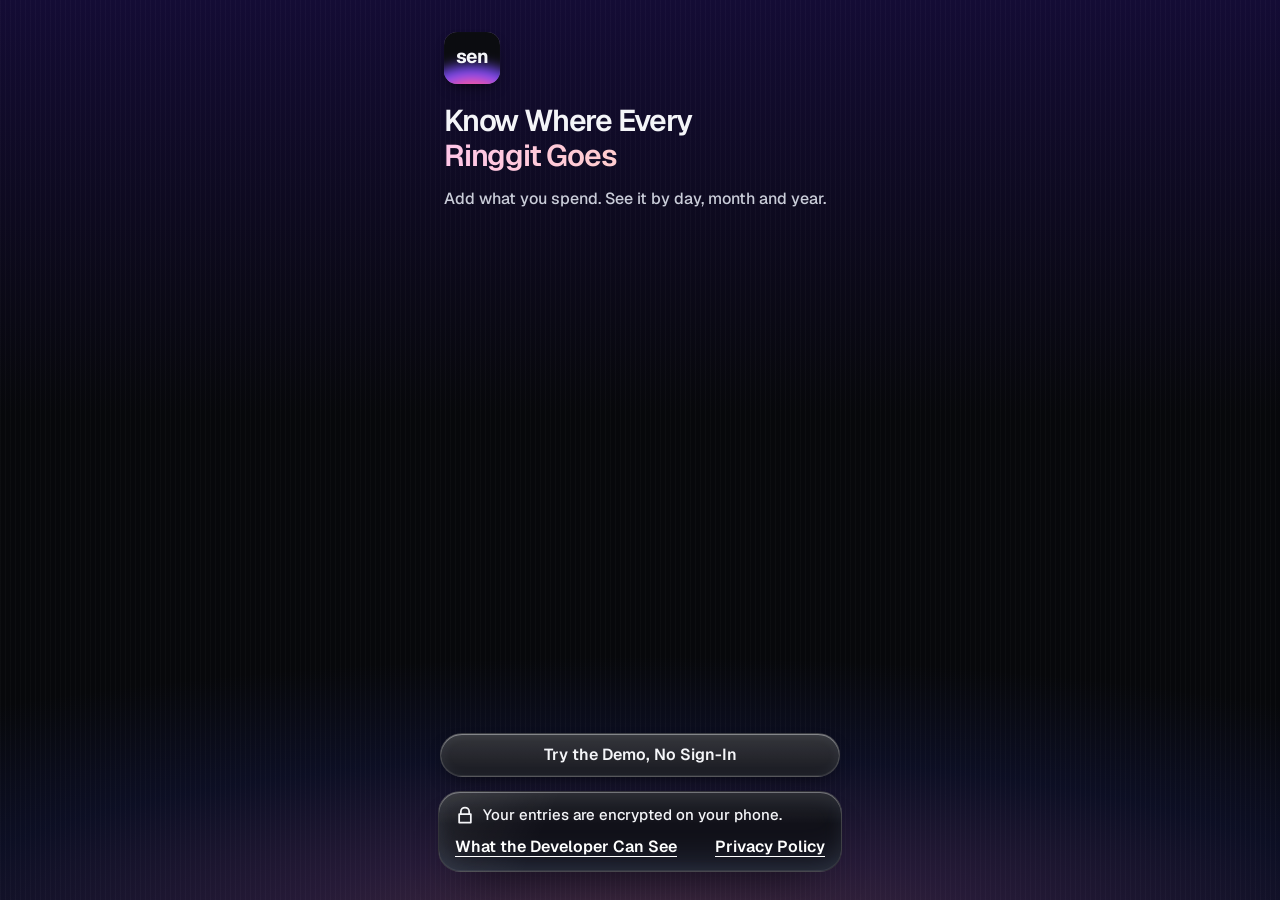
<file: index.html>
<!doctype html>
<html lang="en-MY">
<head>
  <meta charset="utf-8">
  <meta name="viewport" content="width=device-width, initial-scale=1, viewport-fit=cover">
  <title>Sen Tracker</title>
  <meta name="description" content="Know where every ringgit goes, in plain words.">
  <link rel="preload" href="fonts/Geist-latin.woff2" as="font" type="font/woff2" crossorigin>
  <link rel="stylesheet" href="style.css">

  <!-- Installable app: name, icons and colours for phones. -->
  <link rel="manifest" href="manifest.json">
  <link rel="icon" href="icons/icon-192.png?v=9">
  <link rel="apple-touch-icon" href="icons/apple-touch-icon.png?v=9">
  <meta name="apple-mobile-web-app-title" content="Sen Tracker">
  <meta name="theme-color" content="#07080b">

  <!-- "defer" runs the scripts in this order after the page is parsed:
       Google's sign-in library, our settings, the encryption, the PDF
       statement maker, the app, then the passphrase screens. The app starts
       once they have all loaded. -->
  <script src="https://accounts.google.com/gsi/client" defer></script>
  <script src="config.js" defer></script>
  <script src="crypto.js" defer></script>
  <script src="statement.js" defer></script>
  <script src="app.js" defer></script>
  <script src="passphrase.js" defer></script>
</head>
<body data-wash="signin">

  <!-- The coloured wash behind every screen. app.js sets body[data-wash]. -->
  <div class="mesh" aria-hidden="true"></div>

  <!-- ================= Sign In ================= -->
  <main id="signin-screen" class="signin" hidden>
    <span class="mark" aria-hidden="true">sen</span>
    <h1 class="title">Know Where Every <span class="sub">Ringgit Goes</span></h1>
    <p class="lede">Add what you spend. See it by day, month and year.</p>
    <div class="spacer"></div>

    <div id="signin-message" class="notice" hidden></div>
    <div id="google-button" class="google-button"></div>
    <button id="demo-button" type="button" class="btn btn-secondary btn-block">Try the Demo, No Sign-In</button>

    <!-- On a 94% solid plate, so its contrast never depends on the glow. -->
    <div class="card privacy-plate">
      <span class="line"><span data-icon="lock"></span>Your entries are encrypted on your phone.</span>
      <span style="display:flex;flex-wrap:wrap;justify-content:space-between;gap:0 12px">
        <button id="signin-see" type="button" class="link-button big">What the Developer Can See</button>
        <a class="link-button big" href="privacy.html">Privacy Policy</a>
      </span>
    </div>
  </main>

  <!-- ================= Passphrase, recovery code and recovery screens =================
       Filled in by passphrase.js. No tab bar here: each step has one way on. -->
  <main id="vault-screen" class="vault" hidden></main>

  <!-- ================= The app (after sign-in, or in demo mode) ================= -->
  <div id="app-screen" hidden>
    <main id="app-main" class="app">

      <!-- Overview: filled in by renderOverview() in app.js -->
      <section id="screen-overview" class="screen" aria-labelledby="overview-title" hidden></section>

      <!-- History: filled in by renderHistory() -->
      <section id="screen-history" class="screen" aria-labelledby="history-title" hidden></section>

      <!-- Settings: filled in by renderSettings() -->
      <section id="screen-settings" class="screen" aria-labelledby="settings-title" hidden></section>

      <!-- Add Expense and Edit Expense share this one form. The order follows
           how people remember a purchase: how much, when, what it was, then
           the category. The tab bar is hidden here; the ways out are Save or
           Back. -->
      <section id="screen-form" class="screen" aria-labelledby="form-title" hidden>
        <div class="form-top">
          <button id="form-back" type="button" class="btn btn-secondary btn-icon" aria-label="Back"><span data-icon="back"></span></button>
          <span class="req-note"><span class="req" aria-hidden="true">*</span> Required</span>
        </div>
        <div id="form-demo-banner"></div>
        <h1 id="form-title" class="title"><span id="form-title-1">Add</span> <span id="form-title-2" class="sub plain">Expense</span></h1>

        <form id="expense-form" class="form" novalidate>
          <!-- The amount tile glows in the chosen category's colour. -->
          <label id="amount-card" class="amount-card" for="amount">
            <span class="top">
              <span class="k">Amount <span class="req" aria-hidden="true">*</span></span>
              <span id="amount-cat" class="cat-badge"></span>
            </span>
            <span class="amount-line">
              <span class="cur" aria-hidden="true">RM</span>
              <input id="amount" class="amount-input" type="text" inputmode="decimal" required aria-required="true"
                     autocomplete="off" placeholder="0.00" aria-describedby="amount-error">
            </span>
            <span id="amount-error" class="amount-error" role="alert" hidden><span id="amount-error-icon"></span><span id="amount-error-text">Type an amount first.</span></span>
          </label>

          <!-- When: the phone's own date and time pickers lie invisibly over these pills. -->
          <div id="when-pills" class="when-pills">
            <label id="date-pill" class="when-pill">
              <span class="ic"><span data-icon="calendar"></span></span>
              <span style="min-width:0"><span class="k">Date</span><span id="date-label" class="v">Today</span></span>
              <input id="date-input" type="date" aria-label="Date">
            </label>
            <label id="time-pill" class="when-pill">
              <span class="ic"><span data-icon="clock"></span></span>
              <span style="min-width:0"><span class="k">Time</span><span id="time-label" class="v"></span></span>
              <input id="time-input" type="time" aria-label="Time">
            </label>
            <label id="datetime-pill" class="when-pill" hidden>
              <span class="ic"><span data-icon="calendar"></span></span>
              <span style="min-width:0"><span class="k">Date and time</span><span id="datetime-label" class="v"></span></span>
              <input id="datetime-input" type="datetime-local" aria-label="Date and time">
            </label>
          </div>

          <div class="card details">
            <label class="note-row">
              <span class="k">Note</span>
              <input id="note" type="text" maxlength="200" autocomplete="off" placeholder="Add a note">
            </label>
            <!-- Receipt photo: a button to add one, or the photo with Replace / Remove. -->
            <input id="photo-input" type="file" accept="image/*" class="visually-hidden" tabindex="-1">
            <button id="photo-add" type="button" class="photo-add"><span data-icon="camera"></span><span class="grow">Add Receipt Photo</span><span class="opt">Optional</span></button>
            <div id="photo-has" class="photo-has" hidden>
              <button id="photo-view" type="button" class="photo-thumb-button" aria-label="View receipt photo"><img id="photo-thumb" class="photo-thumb" alt=""></button>
              <span class="grow">Receipt<br>photo</span>
              <button id="photo-replace" type="button" class="btn btn-secondary btn-small" hidden>Replace</button>
              <button id="photo-remove" type="button" class="btn btn-quiet-danger btn-small">Remove</button>
            </div>
          </div>

          <p id="category-label" class="category-label">Category <span class="req" aria-hidden="true">*</span></p>
          <!-- In Edit, the category is one row with Change, since it's already set. -->
          <button id="category-row" type="button" class="card category-row" aria-expanded="false" aria-controls="category-chips" hidden>
            <span id="category-row-tile" class="tile"></span>
            <span class="grow"><span class="k">Category <span class="req" aria-hidden="true">*</span></span><span id="category-value" class="v"></span></span>
            <span class="change">Change</span>
          </button>
          <!-- A radio group of capsules, built by app.js from CATEGORIES. -->
          <div id="category-chips" class="chips" role="radiogroup" aria-labelledby="category-label" aria-required="true"></div>

          <div class="form-spacer"></div>
          <div id="form-banner" class="notice notice-red" role="alert" hidden></div>
          <button id="save-button" type="submit" class="btn btn-primary btn-block form-submit">Save Expense</button>
        </form>
      </section>
    </main>

    <!-- Navigation: three labelled tabs in a dark pill, plus a separate Add. -->
    <nav id="tabbar" class="tabbar" aria-label="Main">
      <div class="tabs">
        <button type="button" class="tab" data-screen="overview"><span data-icon="home" data-size="22"></span>Home</button>
        <button type="button" class="tab" data-screen="history"><span data-icon="history" data-size="22"></span>History</button>
        <button type="button" class="tab" data-screen="settings"><span data-icon="settings" data-size="22"></span>Settings</button>
      </div>
      <button id="add-tab" type="button" class="add-tab" data-screen="add" aria-label="Add Expense"><span data-icon="plus" data-size="22"></span>Add</button>
    </nav>

    <!-- Replaces the tabs while choosing entries in History. -->
    <div id="selectbar" class="selectbar" hidden>
      <div class="bar">
        <button id="delete-selected" type="button" class="btn btn-danger" disabled>Select Entries First</button>
      </div>
    </div>

    <!-- Short messages, e.g. "2 entries deleted · Undo". -->
    <div id="toast" class="toast" role="status" aria-live="polite" hidden></div>
  </div>

  <!-- ================= Pop-ups =================
       <dialog> is built into browsers: showModal() opens it on top of the
       page, and the Escape key closes it. app.js fills in each one. -->
  <dialog id="sheet" class="sheet" aria-labelledby="sheet-title"></dialog>
  <dialog id="receipt-viewer" class="viewer" aria-labelledby="viewer-title"></dialog>
  <dialog id="page-dialog" class="page-dialog" aria-labelledby="page-title"></dialog>

</body>
</html>
</file>
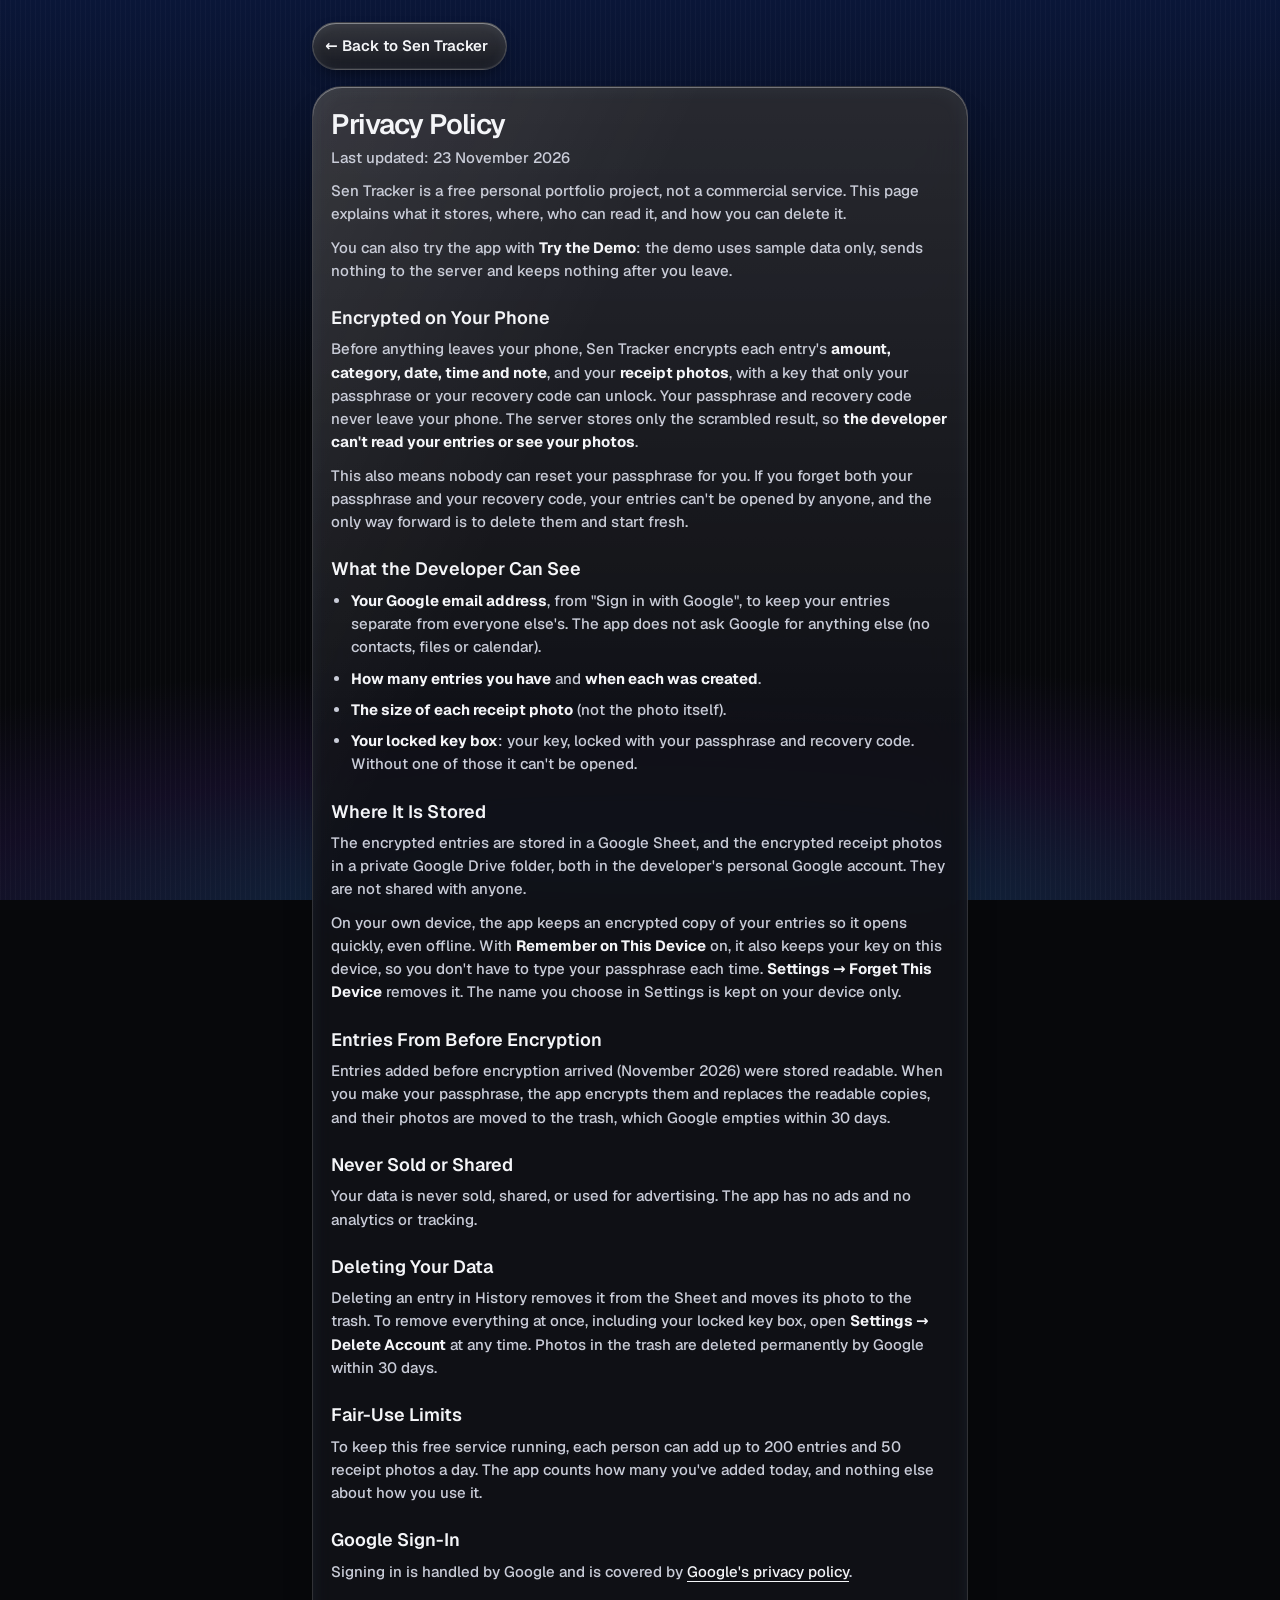
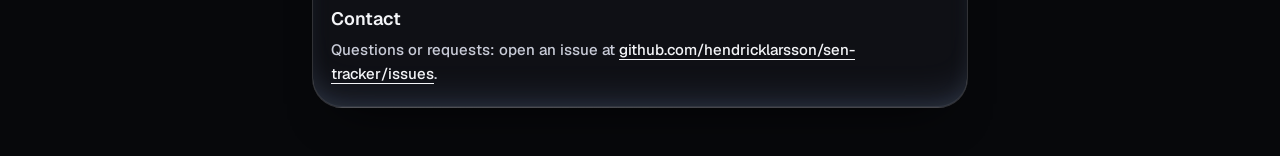
<file: privacy.html>
<!doctype html>
<html lang="en">
<head>
  <meta charset="utf-8">
  <meta name="viewport" content="width=device-width, initial-scale=1">
  <title>Privacy Policy · Sen Tracker</title>
  <meta name="theme-color" content="#07080b">
  <link rel="stylesheet" href="style.css">
  <link rel="icon" href="icons/icon-192.png?v=9">
</head>
<body data-wash="vault">
  <div class="mesh" aria-hidden="true"></div>
  <!-- Google requires a privacy policy link before the sign-in can be
       published to everyone. Keep this page true: update it if the app
       starts collecting anything new. -->
  <main class="page">
    <p><a class="btn btn-secondary btn-back" href="./">← Back to Sen Tracker</a></p>
    <div class="card">
    <h1>Privacy Policy</h1>
    <p>Last updated: 23 November 2026</p>

    <p>
      Sen Tracker is a free personal portfolio project, not a commercial
      service. This page explains what it stores, where, who can read it, and
      how you can delete it.
    </p>
    <p>
      You can also try the app with <strong>Try the Demo</strong>: the demo uses
      sample data only, sends nothing to the server and keeps nothing after you leave.
    </p>

    <h2>Encrypted on Your Phone</h2>
    <p>
      Before anything leaves your phone, Sen Tracker encrypts each entry's
      <strong>amount, category, date, time and note</strong>, and your
      <strong>receipt photos</strong>, with a key that only your passphrase or
      your recovery code can unlock. Your passphrase and recovery code never
      leave your phone. The server stores only the scrambled result, so
      <strong>the developer can't read your entries or see your photos</strong>.
    </p>
    <p>
      This also means nobody can reset your passphrase for you. If you forget
      both your passphrase and your recovery code, your entries can't be
      opened by anyone, and the only way forward is to delete them and start
      fresh.
    </p>

    <h2>What the Developer Can See</h2>
    <ul>
      <li><strong>Your Google email address</strong>, from "Sign in with Google", to keep your entries separate from everyone else's. The app does not ask Google for anything else (no contacts, files or calendar).</li>
      <li><strong>How many entries you have</strong> and <strong>when each was created</strong>.</li>
      <li><strong>The size of each receipt photo</strong> (not the photo itself).</li>
      <li><strong>Your locked key box</strong>: your key, locked with your passphrase and recovery code. Without one of those it can't be opened.</li>
    </ul>

    <h2>Where It Is Stored</h2>
    <p>
      The encrypted entries are stored in a Google Sheet, and the encrypted
      receipt photos in a private Google Drive folder, both in the developer's
      personal Google account. They are not shared with anyone.
    </p>
    <p>
      On your own device, the app keeps an encrypted copy of your entries so it
      opens quickly, even offline. With <strong>Remember on This Device</strong>
      on, it also keeps your key on this device, so you don't have to type your
      passphrase each time. <strong>Settings → Forget This Device</strong>
      removes it. The name you choose in Settings is kept on your device only.
    </p>

    <h2>Entries From Before Encryption</h2>
    <p>
      Entries added before encryption arrived (November 2026) were stored
      readable. When you make your passphrase, the app encrypts them and
      replaces the readable copies, and their photos are moved to the trash,
      which Google empties within 30 days.
    </p>

    <h2>Never Sold or Shared</h2>
    <p>
      Your data is never sold, shared, or used for advertising. The app has no
      ads and no analytics or tracking.
    </p>

    <h2>Deleting Your Data</h2>
    <p>
      Deleting an entry in History removes it from the Sheet and moves its
      photo to the trash. To remove everything at once, including your locked
      key box, open <strong>Settings → Delete Account</strong> at any time.
      Photos in the trash are deleted permanently by Google within 30 days.
    </p>

    <h2>Fair-Use Limits</h2>
    <p>
      To keep this free service running, each person can add up to 200
      entries and 50 receipt photos a day. The app counts how many you've
      added today, and nothing else about how you use it.
    </p>

    <h2>Google Sign-In</h2>
    <p>
      Signing in is handled by Google and is covered by
      <a href="https://policies.google.com/privacy" rel="noopener">Google's privacy policy</a>.
    </p>

    <h2>Contact</h2>
    <p>
      Questions or requests: open an issue at
      <a href="https://github.com/hendricklarsson/sen-tracker/issues" rel="noopener">github.com/hendricklarsson/sen-tracker/issues</a>.
    </p>
    </div>
  </main>
</body>
</html>
</file>
<file: style.css>
/* style.css — the Sen Tracker look (layouts v9: dark, glowing, glass).
 *
 * How it's organised:
 *   1. Tokens: colours, surfaces and shadows from the v9 design, as
 *      variables. Change a value here and it changes everywhere.
 *   2. Base: fonts, page, the coloured "wash" behind each screen, focus ring.
 *   3. Building blocks: titles, cards, buttons, inputs, chips, list rows,
 *      notices, toast, sheets, tab bar.
 *   4. Screens: Sign In, passphrase and recovery screens, Overview, Add/Edit,
 *      History, Settings, What the Developer Can See, receipt viewer.
 *
 * Rules from the design that shape this file:
 *   - Text always sits on a nearly solid dark surface (cards are 94% solid),
 *     so its contrast never depends on the glow behind it.
 *   - Only one pastel (primary) button in view per screen.
 *   - Touch targets are at least 44 × 44.
 *   - Category colour never works alone: there's always a name beside it.
 *   - Every control shows a 3px white ring when reached by keyboard.
 *   - Dotted (Doto) numerals only for big read-only totals, 30px or larger.
 */

/* ===================================================================
   1. Tokens
   =================================================================== */

:root {
  color-scheme: dark;

  /* Text (contrast on the #101117 card in brackets) */
  --ink: #f4f5f8;          /* 17:1 — main text */
  --label: #e6e7ee;        /* 15:1 — field labels */
  --muted: #c9ccd8;        /* 12:1 — second lines, help text */
  --faint: #a6a9b4;        /* 8:1 — captions, weekday names */
  --dim: #b4b7c2;          /* disabled text */
  --pink: #ffb3dd;         /* links like See All, the caret, today's mark */
  --error: #ffb3b3;        /* error text, 10:1 */
  --error-line: #ff8a8a;   /* error borders */
  --success: #8dffcb;
  --req: #ff9b9b;          /* the red asterisk */

  --bg: #07080b;
  --line: rgba(255, 255, 255, 0.06);

  /* The pastel primary: lilac → pink → peach, with a glossy top */
  --pastel: linear-gradient(180deg, rgba(255, 255, 255, 0.6) 0, rgba(255, 255, 255, 0) 55%),
            linear-gradient(105deg, #cbbaff 0, #ffa8d8 52%, #ffc89c 100%);
  --pastel-shadow: inset 0 1px 0 rgba(255, 255, 255, 0.8), inset 0 -6px 12px -4px rgba(150, 60, 140, 0.3),
                   0 0 28px -6px rgba(255, 160, 215, 0.6);

  /* Cards: 94% solid dark glass with a soft sheen */
  --card-bg: linear-gradient(115deg, rgba(255, 255, 255, 0.08) 0, rgba(255, 255, 255, 0) 28%),
             linear-gradient(180deg, rgba(255, 255, 255, 0.1) 0, rgba(255, 255, 255, 0) 40%),
             rgba(16, 17, 23, 0.94);
  --card-border: 1px solid rgba(255, 255, 255, 0.14);
  --card-shadow: inset 0 1px 0 rgba(255, 255, 255, 0.34), inset 0 -1px 0 rgba(255, 255, 255, 0.07),
                 inset 0 0 22px rgba(190, 215, 255, 0.06), inset 0 -30px 40px -30px rgba(160, 190, 255, 0.22),
                 0 24px 48px -28px rgba(0, 0, 0, 0.9);

  /* Secondary pills (Period, Back, Edit, Copy…) */
  --pill-bg: linear-gradient(180deg, rgba(255, 255, 255, 0.16) 0, rgba(255, 255, 255, 0.04) 100%), rgba(16, 17, 23, 0.9);
  --pill-border: 1px solid rgba(255, 255, 255, 0.16);
  --pill-shadow: inset 0 1px 0 rgba(255, 255, 255, 0.38), inset 0 -1px 0 rgba(255, 255, 255, 0.08),
                 inset 0 0 12px rgba(190, 215, 255, 0.08), 0 8px 20px -10px rgba(0, 0, 0, 0.8);

  /* Inner boxes inside cards */
  --inset-bg: rgba(255, 255, 255, 0.05);
  --inset-border: 1px solid rgba(255, 255, 255, 0.06);

  /* Layout */
  --max-width: 440px;
  --nav-space: calc(124px + env(safe-area-inset-bottom));
}

/* Category colours. --c is the strong colour (dots, borders, glows), --c2
   the light one (text and icons on dark). --a/--b/--z/--dark paint the big
   glowing tiles in "Where It Went", and --rim is their glowing edge. */
[data-cat="Food"]          { --c: #ff7a45; --c2: #ffc9a8; --dark: #1a0504; --a: #e8301c; --b: #ff3d1c; --m: #ff6a24; --z: #ffa04a; --rim: #ff8a5a; --t2: #ffd2b8; }
[data-cat="Transport"]     { --c: #3fb6ff; --c2: #bfe6ff; --dark: #030a1e; --a: #1a4ad8; --b: #2a6aff; --m: #4a9aff; --z: #a8d8ff; --rim: #8ab8ff; --t2: #cfe9ff; }
[data-cat="Bills"]         { --c: #8b6cff; --c2: #d6caff; --dark: #0c0620; --a: #4a2ad8; --b: #6a3cff; --m: #9a6cff; --z: #d0b8ff; --rim: #d8c8ff; --t2: #e2d8ff; }
[data-cat="Shopping"]      { --c: #ff5fae; --c2: #ffc6e2; --dark: #1a0410; --a: #d81c5a; --b: #ff2d6a; --m: #ff5a9a; --z: #ffa8cc; --rim: #ff8ab0; --t2: #ffc6e2; }
[data-cat="Health"]        { --c: #43e0a0; --c2: #bff7de; --dark: #021204; --a: #1a9a2a; --b: #2ad41a; --m: #5cff2a; --z: #c8ff7a; --rim: #9aff7a; --t2: #bff7de; }
[data-cat="Entertainment"] { --c: #ffc23d; --c2: #ffe7a8; --dark: #0e1202; --a: #8ab81a; --b: #b8e02a; --m: #d8f53c; --z: #f6ff9a; --rim: #efff9a; --t2: #ffe7a8; }
[data-cat="Other"]         { --c: #9aa6c4; --c2: #dfe4f0; --dark: #06080e; --a: #3a4a6a; --b: #4a5a7a; --m: #7a8aaa; --z: #c8d4f0; --rim: #c8d4f0; --t2: #dfe4f0; }

/* ===================================================================
   2. Base
   =================================================================== */

/* Geist for text, Doto for the dotted display totals. Both stored in the app
   so it works offline. Licence: fonts/OFL.txt */
@font-face {
  font-family: "Geist";
  font-style: normal;
  font-weight: 400 700;
  font-display: swap;
  src: url("fonts/Geist-latin.woff2") format("woff2");
  unicode-range: U+0000-00FF, U+0131, U+0152-0153, U+02BB-02BC, U+02C6, U+02DA, U+02DC, U+0304, U+0308, U+0329, U+2000-206F, U+20AC, U+2122, U+2191, U+2193, U+2212, U+2215, U+FEFF, U+FFFD;
}
@font-face {
  font-family: "Geist";
  font-style: normal;
  font-weight: 400 700;
  font-display: swap;
  src: url("fonts/Geist-latin-ext.woff2") format("woff2");
  unicode-range: U+0100-02BA, U+02BD-02C5, U+02C7-02CC, U+02CE-02D7, U+02DD-02FF, U+1D00-1DBF, U+1E00-1E9F, U+1EF2-1EFF, U+2020, U+20A0-20AB, U+20AD-20C4, U+2113, U+2C60-2C7F, U+A720-A7FF;
}
@font-face {
  font-family: "Doto";
  font-style: normal;
  font-weight: 500 900;
  font-display: swap;
  src: url("fonts/Doto-latin.woff2") format("woff2");
  unicode-range: U+0000-00FF, U+2000-206F;
}

* { box-sizing: border-box; }

/* Android draws a blue box over anything tapped. The app gives its own
   feedback instead: buttons shrink a little (.btn:active), and rows and
   tiles dim (below). The keyboard focus ring is not affected. */
* { -webkit-tap-highlight-color: transparent; }
/* Chrome also draws a blue outline around a pop-up (or anything focused by
   code) when it opens. Only show a ring when it helps: the white keyboard
   ring below (:focus-visible) stays. */
:focus:not(:focus-visible), dialog:focus { outline: none; }
button.row:active, .list-row:active, .day:active, .filter:active, .chip:active, .pick:active,
.when-pill:active, .category-row:active, .photo-add:active, .tab:active, .link-button:active { opacity: 0.7; }

/* Keep space at the bottom when scrolling to a focused control, so the tab
   bar never hides it. */
html { -webkit-text-size-adjust: 100%; scroll-padding-bottom: 130px; }

body {
  margin: 0;
  min-height: 100vh;
  min-height: 100dvh;
  background: var(--bg);
  color: var(--ink);
  font: 500 15px/1.4 "Geist", system-ui, -apple-system, "Segoe UI", Roboto, sans-serif;
  -webkit-font-smoothing: antialiased;
}

/* The HTML "hidden" attribute must win over any display rule. */
[hidden] { display: none !important; }

h1, h2, h3, p { margin: 0; }
a { color: var(--ink); text-underline-offset: 4px; }
button, input, select { font: inherit; color: inherit; }
button { cursor: pointer; }
img { max-width: 100%; }
ul { margin: 0; padding: 0; list-style: none; }

/* Amounts line up in columns: every digit is the same width. */
.amount, .tabular { font-variant-numeric: tabular-nums; }
/* The dotted display font, for big read-only totals only. */
.dots { font-family: "Doto", "Geist", monospace; font-weight: 900; font-variant-numeric: tabular-nums; }

/* Keyboard focus: a 3px white ring with a 2px gap, on every control. */
:focus-visible { outline: 3px solid #fff; outline-offset: 2px; }

/* Hidden from the eye, still read by screen readers. */
.visually-hidden {
  position: absolute !important;
  width: 1px; height: 1px;
  overflow: hidden;
  clip: rect(0 0 0 0);
  white-space: nowrap;
}

/* The wash: a fixed layer behind everything. The top of each screen is
   tinted (so titles always sit on dark), the bottom glows softly, and 1px
   hairlines at 2.4% white run across it all. body[data-wash] picks the
   colours; on Add/Edit they follow the chosen category. */
.mesh {
  position: fixed;
  inset: 0;
  z-index: -1;
  --top: #1a0f3a;
  --g1: rgba(255, 179, 107, 0.25);
  --g2: rgba(255, 79, 154, 0.18);
  --g3: rgba(122, 77, 255, 0.1);
  background:
    repeating-linear-gradient(90deg, rgba(255, 255, 255, 0.024) 0 1px, transparent 1px 5px),
    linear-gradient(180deg, var(--top) 0, rgba(7, 8, 11, 0) 46%),
    radial-gradient(120% 42% at 50% 104%, var(--g1) 0, var(--g2) 24%, var(--g3) 48%, transparent 74%),
    var(--bg);
}
body[data-wash="history"] .mesh { --top: #06202a; --g1: rgba(125, 255, 176, 0.25); --g2: rgba(43, 212, 200, 0.18); --g3: rgba(61, 107, 255, 0.1); }
body[data-wash="settings"] .mesh { --top: #2a0f10; --g1: rgba(255, 211, 107, 0.25); --g2: rgba(255, 122, 61, 0.18); --g3: rgba(226, 54, 95, 0.1); }
body[data-wash="vault"] .mesh { --top: #0a1638; --g1: rgba(143, 240, 255, 0.25); --g2: rgba(61, 139, 255, 0.18); --g3: rgba(122, 61, 255, 0.1); }
body[data-wash="signin"] .mesh { --top: #140c35; --g1: rgba(255, 154, 224, 0.25); --g2: rgba(176, 108, 255, 0.18); --g3: rgba(61, 75, 255, 0.1); }
body[data-wash="new"] .mesh { --top: #0d2214; --g1: rgba(232, 255, 107, 0.25); --g2: rgba(123, 224, 90, 0.18); --g3: rgba(31, 181, 160, 0.1); }
/* Notices (demo, offline sign-in, errors), success and delete use a tilted
   band of light instead of the round glow. */
body[data-wash="amber"] .mesh,
body[data-wash="success"] .mesh,
body[data-wash="delete"] .mesh {
  background:
    repeating-linear-gradient(90deg, rgba(255, 255, 255, 0.024) 0 1px, transparent 1px 5px),
    linear-gradient(180deg, var(--top) 0, rgba(7, 8, 11, 0) 46%),
    linear-gradient(var(--tilt, 0deg), var(--g1) 0, var(--g2) 16%, var(--g3) 32%, transparent 52%),
    var(--bg);
}
body[data-wash="amber"] .mesh { --top: #2a1a06; --g1: rgba(255, 224, 138, 0.25); --g2: rgba(255, 176, 58, 0.18); --g3: rgba(255, 106, 61, 0.1); --tilt: 8deg; }
body[data-wash="success"] .mesh { --top: #06202a; --g1: rgba(125, 255, 176, 0.25); --g2: rgba(43, 212, 200, 0.18); --g3: rgba(61, 107, 255, 0.1); }
body[data-wash="delete"] .mesh { --top: #2a0a12; --g1: rgba(255, 176, 160, 0.25); --g2: rgba(255, 79, 95, 0.18); --g3: rgba(163, 22, 74, 0.1); --tilt: 6deg; }
/* Add and Edit: the wash takes on the chosen category's colour. */
body[data-wash="form"] .mesh {
  background:
    repeating-linear-gradient(90deg, rgba(255, 255, 255, 0.024) 0 1px, transparent 1px 5px),
    linear-gradient(180deg, color-mix(in srgb, var(--c) 19%, transparent) 0, rgba(7, 8, 11, 0) 46%),
    radial-gradient(120% 42% at 50% 104%, color-mix(in srgb, var(--c2) 25%, transparent) 0,
      color-mix(in srgb, var(--c) 18%, transparent) 24%, color-mix(in srgb, var(--c) 10%, transparent) 48%, transparent 74%),
    var(--bg);
}
body[data-wash="form-error"] .mesh { --top: #2a0a0a; --g1: rgba(255, 160, 160, 0.25); --g2: rgba(255, 90, 90, 0.18); --g3: rgba(163, 22, 50, 0.1); }

/* "Reduce motion": no transitions or animations at all. */
@media (prefers-reduced-motion: reduce) {
  * { transition: none !important; animation: none !important; }
}

/* ===================================================================
   3. Building blocks
   =================================================================== */

/* ---------- Titles: two lines, the second fades from a tint to peach ---------- */

.title {
  font-size: 30px;
  line-height: 1.15;
  font-weight: 600;
  letter-spacing: -0.04em;
}
.title .sub, .sheet-title .sub {
  display: block;
  /* The second line's gradient starts from the screen's tint. Every stop is
     a light colour on the dark top of the screen (10:1 or better). */
  background: linear-gradient(90deg, var(--sub-from, #d2c6ff) 0, #ffd3ad 100%);
  -webkit-background-clip: text;
  background-clip: text;
  color: transparent;
}
body[data-wash="history"] { --sub-from: #9fe0ff; }
body[data-wash="settings"] { --sub-from: #ffe7a8; }
body[data-wash="vault"], body[data-wash="success"] { --sub-from: #8fd8ff; }
body[data-wash="signin"] { --sub-from: #ffc6e8; }
body[data-wash="amber"] { --sub-from: #ffe7a8; }
body[data-wash="new"] { --sub-from: #d8ff9a; }
.title .sub.plain { background: none; color: var(--muted); }
/* Without gradient text support, the second line is plain light grey. */
@supports not ((-webkit-background-clip: text) or (background-clip: text)) {
  .title .sub, .sheet-title .sub { background: none; color: var(--muted); }
}
.section-title { font-size: 18px; line-height: 1.2; font-weight: 600; letter-spacing: -0.02em; }
.lede { font-size: 16px; line-height: 1.45; color: var(--muted); text-wrap: pretty; }
.caption { font-size: 14px; line-height: 1.4; color: var(--faint); }
.help { font-size: 14px; line-height: 1.4; color: var(--muted); }

/* Screen header: title on the left, an optional pill button on the right. */
.screen-head {
  display: flex;
  justify-content: space-between;
  align-items: flex-start;
  gap: 12px;
  padding: calc(18px + env(safe-area-inset-top)) 20px 0;
}
.screen-body { display: flex; flex-direction: column; gap: 12px; padding: 16px 12px 0; }

/* ---------- Cards: nearly solid dark glass ---------- */

.card {
  border-radius: 30px;
  background: var(--card-bg);
  border: var(--card-border);
  box-shadow: var(--card-shadow);
  -webkit-backdrop-filter: blur(24px) saturate(180%);
  backdrop-filter: blur(24px) saturate(180%);
}
.card-pad { padding: 18px 16px 14px; display: flex; flex-direction: column; gap: 12px; }
.card-head { display: flex; justify-content: space-between; align-items: baseline; gap: 12px; padding: 0 10px; }
.inset {
  padding: 14px;
  border-radius: 22px;
  background: var(--inset-bg);
  border: var(--inset-border);
}

/* ---------- Buttons ---------- */

.btn {
  display: inline-flex;
  align-items: center;
  justify-content: center;
  gap: 8px;
  height: 52px;
  padding: 0 22px;
  border-radius: 28px;
  border: 1px solid transparent;
  font-size: 16px;
  line-height: 1.2;
  font-weight: 600;
  text-decoration: none;
  white-space: nowrap;
  color: var(--ink);
  background: none;
  transition: transform 0.12s;
}
.btn:active:not(:disabled) { transform: scale(0.96); }
.btn-block { width: 100%; }
/* Primary: the one pastel button per screen. Dark text on pastel (13:1). */
.btn-primary { background: var(--pastel); border-color: rgba(255, 255, 255, 0.5); color: #0b0c0f; box-shadow: var(--pastel-shadow); }
/* Secondary: a dark glass pill. */
.btn-secondary {
  background: var(--pill-bg);
  border: var(--pill-border);
  box-shadow: var(--pill-shadow);
  -webkit-backdrop-filter: blur(16px);
  backdrop-filter: blur(16px);
}
/* White: Sign In With Google and Add in the tab bar. */
.btn-white { background: linear-gradient(180deg, #fff 0, #e6e8ee 100%); border-color: #fff; color: #0b0c0f; box-shadow: inset 0 1px 0 #fff, 0 16px 30px -12px rgba(0, 0, 0, 0.8); }
/* Delete after a confirmation: solid red with white text. */
.btn-danger {
  background: linear-gradient(180deg, rgba(255, 255, 255, 0.4) 0, rgba(255, 255, 255, 0) 50%), linear-gradient(180deg, #ff7a6b 0, #d9342b 100%);
  border-color: rgba(255, 200, 200, 0.45);
  color: #fff;
  box-shadow: inset 0 1px 0 rgba(255, 255, 255, 0.6), 0 0 26px -6px rgba(255, 90, 80, 0.7);
}
/* Start Fresh, once DELETE is typed: coral with dark text (6:1). */
.btn-coral {
  background: linear-gradient(180deg, #ffb4b4 0, #ff6b6b 100%);
  border-color: rgba(255, 255, 255, 0.4);
  color: #1a0505;
  box-shadow: inset 0 1px 0 rgba(255, 255, 255, 0.7), 0 0 26px -8px rgba(255, 90, 90, 0.7);
}
/* A red-tinted glass pill: Discard, Delete Account, Try Again in a row. */
.btn-quiet-danger {
  background: linear-gradient(180deg, rgba(255, 255, 255, 0.1), rgba(255, 255, 255, 0)), linear-gradient(rgba(255, 90, 90, 0.14), rgba(255, 90, 90, 0.14)), rgba(14, 14, 18, 0.9);
  border: 1px solid rgba(255, 122, 122, 0.45);
  color: #ffc2c2;
}
/* Disabled: dashed and see-through, so it never looks pressable. The label says why. */
.btn:disabled, .btn[aria-disabled="true"] {
  background: none;
  border: 1.5px dashed rgba(255, 255, 255, 0.3);
  color: var(--dim);
  box-shadow: none;
  cursor: default;
}
.btn-small { height: 44px; padding: 0 16px; border-radius: 22px; font-size: 15px; gap: 6px; }
.btn-medium { height: 48px; padding: 0 18px; border-radius: 24px; font-size: 15px; }
.btn-icon { width: 48px; height: 48px; padding: 0; border-radius: 50%; flex: none; }
.btn-back { height: 48px; padding: 0 18px 0 12px; border-radius: 24px; font-size: 15px; }

/* An underlined word ("Show", "See All", "Change", "Use Recovery Code Instead"). */
.link-button {
  display: inline-flex;
  align-items: center;
  gap: 6px;
  min-height: 44px;
  padding: 0 12px;
  border: none;
  background: none;
  font-size: 15px;
  font-weight: 600;
  color: #fff;
  text-decoration: underline;
  text-underline-offset: 4px;
}
.link-button.pink { color: var(--pink); }
.link-button.coral { color: #ffb0b0; }
.link-button.big { font-size: 16px; padding: 0; }

/* SVG icons: lines in the current text colour; some have a soft fill. */
.icon { flex: none; fill: none; stroke: currentColor; stroke-linecap: round; stroke-linejoin: round; }
.icon .fill { fill: currentColor; stroke: none; opacity: 0.32; }

/* ---------- Icon tiles (category colour) ---------- */

.tile {
  flex: none;
  width: 40px;
  height: 40px;
  border-radius: 14px;
  display: grid;
  place-items: center;
  color: var(--c2, var(--ink));
  background: linear-gradient(180deg, rgba(255, 255, 255, 0.14) 0, rgba(255, 255, 255, 0) 50%),
              linear-gradient(180deg, color-mix(in srgb, var(--c, #8b6cff) 36%, transparent) 0, color-mix(in srgb, var(--c, #8b6cff) 12%, transparent) 100%);
  border: 1px solid color-mix(in srgb, var(--c, #8b6cff) 50%, transparent);
  box-shadow: inset 0 1px 0 rgba(255, 255, 255, 0.25);
}
.tile.big { width: 44px; height: 44px; border-radius: 15px; }
.tile.violet { --c: #8b6cff; --c2: #d6caff; }
.tile.blue { --c: #3fb6ff; --c2: #bfe6ff; }
.tile.green { --c: #43e0a0; --c2: #bff7de; }
.tile.amber { --c: #ffc23d; --c2: #ffe7a8; }

/* ---------- Category chips (Add Expense: a radio group) ---------- */

.chips { display: flex; flex-wrap: wrap; gap: 8px; padding: 6px 4px; }
.chip {
  flex: none;
  height: 48px;
  padding: 0 16px 0 4px;
  border-radius: 24px;
  display: inline-flex;
  align-items: center;
  gap: 8px;
  font-size: 15px;
  font-weight: 600;
  white-space: nowrap;
  color: var(--c2);
  border: 1px solid color-mix(in srgb, var(--c) 50%, transparent);
  background: linear-gradient(180deg, rgba(255, 255, 255, 0.14) 0, rgba(255, 255, 255, 0) 50%),
              linear-gradient(180deg, color-mix(in srgb, var(--c) 36%, transparent) 0, color-mix(in srgb, var(--c) 12%, transparent) 100%);
  box-shadow: inset 0 1px 0 rgba(255, 255, 255, 0.18);
}
.chip .chip-icon {
  width: 38px;
  height: 38px;
  border-radius: 19px;
  display: grid;
  place-items: center;
  background: color-mix(in srgb, var(--c) 20%, transparent);
  box-shadow: inset 0 1px 0 rgba(255, 255, 255, 0.25);
}
/* Chosen: filled with the category colour, a white ring and a tick. */
.chip[aria-checked="true"] {
  color: #0b0c0f;
  border-color: rgba(255, 255, 255, 0.55);
  background: linear-gradient(180deg, rgba(255, 255, 255, 0.55) 0, rgba(255, 255, 255, 0) 55%), linear-gradient(180deg, var(--c2) 0, var(--c) 100%);
  box-shadow: 0 0 0 2px var(--bg), 0 0 0 4px rgba(255, 255, 255, 0.9), 0 0 26px -4px var(--c), inset 0 1px 0 rgba(255, 255, 255, 0.8);
}
.chip[aria-checked="true"] .chip-icon { background: rgba(11, 12, 15, 0.88); color: var(--c2); }

/* History's filter capsules: a glowing dot and the name. */
.filters { display: flex; gap: 8px; overflow-x: auto; padding: 16px 16px 4px; scrollbar-width: none; }
.filters::-webkit-scrollbar { display: none; }
.filter {
  flex: none;
  height: 44px;
  padding: 0 16px;
  border-radius: 22px;
  display: inline-flex;
  align-items: center;
  gap: 8px;
  font-size: 15px;
  font-weight: 600;
  color: var(--c2, var(--ink));
  border: 1px solid color-mix(in srgb, var(--c, #fff) 50%, transparent);
  background: linear-gradient(180deg, rgba(255, 255, 255, 0.14) 0, rgba(255, 255, 255, 0) 50%),
              linear-gradient(180deg, color-mix(in srgb, var(--c, #fff) 36%, transparent) 0, color-mix(in srgb, var(--c, #fff) 12%, transparent) 100%);
  box-shadow: inset 0 1px 0 rgba(255, 255, 255, 0.18);
}
.filter.all { --c: rgba(255, 255, 255, 0.3); color: var(--ink); background: linear-gradient(180deg, rgba(255, 255, 255, 0.14), rgba(255, 255, 255, 0.04)); border-color: rgba(255, 255, 255, 0.16); }
.filter .dot { width: 8px; height: 8px; border-radius: 4px; background: var(--c); box-shadow: 0 0 8px var(--c); }
.filter[aria-pressed="true"] {
  color: #0b0c0f;
  border-color: rgba(255, 255, 255, 0.5);
  background: linear-gradient(180deg, rgba(255, 255, 255, 0.5) 0, rgba(255, 255, 255, 0) 55%), linear-gradient(180deg, var(--c2) 0, var(--c) 100%);
  box-shadow: 0 0 22px -6px var(--c), inset 0 1px 0 rgba(255, 255, 255, 0.7);
}
.filter.all[aria-pressed="true"] { background: var(--pastel); box-shadow: 0 0 22px -6px rgba(255, 160, 215, 0.8), inset 0 1px 0 rgba(255, 255, 255, 0.7); }
.filter[aria-pressed="true"] .dot { background: #0b0c0f; box-shadow: none; }

/* ---------- Inputs ---------- */

.field { display: flex; flex-direction: column; gap: 8px; }
.field-label { font-size: 15px; font-weight: 600; }
.req { color: var(--req); }
.input-box {
  position: relative;
  height: 56px;
  border-radius: 18px;
  border: 1.5px solid rgba(255, 255, 255, 0.5);
  background: rgba(0, 0, 0, 0.35);
  display: flex;
  align-items: center;
  gap: 4px;
  padding: 0 4px 0 16px;
}
.input-box:focus-within { border: 2px solid #fff; padding-left: 15.5px; }
.input-box.is-invalid { border: 2px solid var(--error-line); padding-left: 15.5px; }
.input-box input {
  flex: 1;
  min-width: 0;
  height: 100%;
  border: none;
  background: none;
  padding: 0;
  font-size: 17px;
  color: var(--ink);
}
.input-box input:focus { outline: none; }
.input-box input[type="password"] { font-size: 20px; letter-spacing: 0.08em; }
.input-box input.mono, .mono { font-family: ui-monospace, Menlo, Consolas, monospace; letter-spacing: 0.08em; }
.input-box input::placeholder { color: #8d909c; letter-spacing: normal; font-size: 16px; }
.field-error { display: flex; gap: 8px; align-items: flex-start; font-size: 15px; line-height: 1.4; font-weight: 600; color: var(--error); }
.field-error .icon { margin-top: 1px; }
.field-ok { display: flex; gap: 8px; align-items: center; font-size: 15px; font-weight: 600; color: var(--success); }

/* Strength: four bars and a word. */
.strength { display: flex; align-items: center; gap: 12px; }
.strength .bars { flex: 1; display: grid; grid-template-columns: repeat(4, 1fr); gap: 4px; }
.strength .bars span { height: 6px; border-radius: 3px; background: rgba(255, 255, 255, 0.14); }
.strength .bars span.on { background: var(--ink); }
.strength .word { font-size: 14px; font-weight: 600; white-space: nowrap; }

/* A switch (Remember on This Device). */
.toggle-row { display: flex; align-items: center; gap: 16px; min-height: 60px; padding: 16px; border-radius: 22px; background: var(--inset-bg); border: 1px solid rgba(255, 255, 255, 0.08); }
.toggle-row .grow { flex: 1; display: flex; flex-direction: column; gap: 4px; }
.toggle-row .state { font-size: 14px; font-weight: 600; color: var(--muted); }
.switch {
  flex: none;
  width: 60px;
  height: 36px;
  border-radius: 18px;
  padding: 3px;
  display: flex;
  justify-content: flex-start;
  border: 1px solid rgba(255, 255, 255, 0.4);
  background: rgba(255, 255, 255, 0.12);
}
.switch span { width: 28px; height: 28px; border-radius: 14px; background: var(--muted); }
.switch[aria-checked="true"] { justify-content: flex-end; background: var(--pastel); border-color: rgba(255, 255, 255, 0.5); }
.switch[aria-checked="true"] span { background: #0b0c0f; }

/* A tick box (I've Saved My Recovery Code). */
.checkline { min-height: 56px; display: flex; align-items: center; gap: 14px; padding: 6px 8px; border: none; background: none; font-size: 16px; font-weight: 600; text-align: left; color: var(--ink); }
.checkbox { flex: none; width: 28px; height: 28px; border-radius: 9px; border: 2px solid rgba(255, 255, 255, 0.6); display: grid; place-items: center; color: #0b0c0f; }
[aria-checked="true"] > .checkbox { background: var(--pastel); border: 1px solid rgba(255, 255, 255, 0.6); }

/* A round tick for choosing entries in History's edit mode. */
.pick-circle { flex: none; width: 28px; height: 28px; border-radius: 14px; border: 2px solid rgba(255, 255, 255, 0.35); display: grid; place-items: center; color: #0b0c0f; }
[aria-pressed="true"] > .pick-circle { background: var(--pastel); border-color: rgba(255, 255, 255, 0.6); }

/* ---------- List rows ---------- */

.rows > li + li, .rows > .row + .row { border-top: 1px solid var(--line); }
.row {
  display: flex;
  align-items: center;
  gap: 12px;
  min-height: 70px;
  width: 100%;
  padding: 0;
  border: none;
  background: none;
  text-align: left;
  color: var(--ink);
}
button.row { border-radius: 16px; }
.row-main { flex: 1; min-width: 0; display: flex; flex-direction: column; gap: 2px; }
.row-title { font-size: 15px; font-weight: 600; display: flex; align-items: center; gap: 6px; }
.row-title .icon { color: var(--faint); }
.row-note { font-size: 14px; color: var(--faint); white-space: nowrap; overflow: hidden; text-overflow: ellipsis; }
.row-amount { flex: none; font-size: 16px; font-weight: 600; font-variant-numeric: tabular-nums; }
.row-saving { font-size: 14px; color: var(--pink); display: flex; align-items: center; gap: 6px; }
.row-saving .spinner { width: 10px; height: 10px; border-radius: 6px; border: 2px solid var(--pink); border-right-color: transparent; animation: spin 0.9s linear infinite; }
.row-failed { font-size: 14px; color: var(--req); }
@keyframes spin { to { transform: rotate(360deg); } }
.tag {
  align-self: flex-start;
  margin-top: 4px;
  height: 26px;
  display: inline-flex;
  align-items: center;
  padding: 0 10px;
  border-radius: 13px;
  background: rgba(255, 160, 215, 0.14);
  border: 1px solid rgba(255, 160, 215, 0.4);
  color: #ffd0ea;
  font-size: 14px;
  font-weight: 600;
}
.chevron { color: var(--faint); }

/* ---------- Notices ---------- */

.notice {
  display: flex;
  gap: 12px;
  align-items: flex-start;
  padding: 14px 16px;
  border-radius: 24px;
  font-size: 15px;
  line-height: 1.45;
  font-weight: 500;
  box-shadow: inset 0 1px 0 rgba(255, 255, 255, 0.2);
}
.notice .icon { margin-top: 1px; }
.notice .text { flex: 1; min-width: 0; }
.notice b { font-weight: 600; }
.notice.center { align-items: center; }
.notice-amber { background: linear-gradient(rgba(255, 255, 255, 0.1), rgba(255, 255, 255, 0)), linear-gradient(rgba(255, 194, 61, 0.18), rgba(255, 194, 61, 0.18)), rgba(14, 14, 18, 0.94); border: 1px solid rgba(255, 194, 61, 0.45); color: #ffe7a8; }
.notice-red { background: linear-gradient(rgba(255, 255, 255, 0.1), rgba(255, 255, 255, 0)), linear-gradient(rgba(255, 90, 90, 0.16), rgba(255, 90, 90, 0.16)), rgba(14, 14, 18, 0.94); border: 1px solid rgba(255, 122, 122, 0.5); color: #ffc2c2; }
.notice-green { background: linear-gradient(rgba(255, 255, 255, 0.1), rgba(255, 255, 255, 0)), linear-gradient(rgba(67, 224, 160, 0.16), rgba(67, 224, 160, 0.16)), rgba(14, 14, 18, 0.94); border: 1px solid rgba(67, 224, 160, 0.4); color: #c9ffe6; }
.notice-plain { background: var(--card-bg); border: var(--card-border); color: var(--ink); }
.notice .btn { flex: none; }
.demo-banner { align-items: center; color: var(--ink); }
.demo-banner .icon { color: #ffe7a8; margin: 0; }
.screen-banner { margin: 16px 12px 0; }

/* ---------- Toast (sits above the tab bar) ---------- */

.toast {
  position: fixed;
  left: 50%;
  transform: translateX(-50%);
  bottom: calc(106px + env(safe-area-inset-bottom));
  width: calc(100% - 24px);
  max-width: calc(var(--max-width) - 24px);
  z-index: 20;
  min-height: 64px;
  display: flex;
  align-items: center;
  gap: 10px;
  padding: 8px 8px 8px 18px;
  border-radius: 32px;
  background: linear-gradient(180deg, rgba(255, 255, 255, 0.18) 0, rgba(255, 255, 255, 0.04) 100%), rgba(28, 29, 36, 0.92);
  -webkit-backdrop-filter: blur(20px);
  backdrop-filter: blur(20px);
  border: 1px solid rgba(255, 255, 255, 0.18);
  box-shadow: inset 0 1px 0 rgba(255, 255, 255, 0.35), 0 20px 40px -12px rgba(0, 0, 0, 0.85);
  font-size: 15px;
  font-weight: 600;
}
.toast.no-nav { bottom: calc(20px + env(safe-area-inset-bottom)); }
.toast-icon {
  flex: none;
  width: 28px;
  height: 28px;
  border-radius: 14px;
  display: grid;
  place-items: center;
  background: linear-gradient(rgba(255, 255, 255, 0.14), rgba(255, 255, 255, 0)), rgba(67, 224, 160, 0.16);
  border: 1px solid rgba(67, 224, 160, 0.4);
  color: var(--success);
}
.toast.is-error .toast-icon { background: rgba(255, 90, 90, 0.16); border-color: rgba(255, 122, 122, 0.5); color: var(--error); }
.toast-text { flex: 1; min-width: 0; padding: 8px 0; }

/* ---------- Sheets (dialogs) ---------- */

/* A <dialog> opened with showModal(). It sits 10px from the edges at the
   bottom, within thumb reach, and the page behind it dims and blurs. */
.sheet {
  width: calc(100% - 20px);
  max-width: calc(var(--max-width) - 20px);
  max-height: calc(100% - 24px);
  margin: auto auto calc(12px + env(safe-area-inset-bottom));
  padding: 22px 16px 16px;
  border: 1px solid rgba(255, 255, 255, 0.14);
  border-radius: 38px;
  --tint: rgba(203, 186, 255, 0.22);
  background: linear-gradient(180deg, rgba(255, 255, 255, 0.12) 0, rgba(255, 255, 255, 0) 30%),
              radial-gradient(70% 50% at 0% 0%, var(--tint) 0, transparent 70%), #15161c;
  box-shadow: inset 0 1px 0 rgba(255, 255, 255, 0.3), 0 -20px 60px -20px rgba(0, 0, 0, 0.8);
  color: var(--ink);
  overflow-y: auto;
}
.sheet.is-danger { --tint: rgba(255, 90, 90, 0.32); }
.sheet::backdrop { background: rgba(4, 5, 8, 0.6); -webkit-backdrop-filter: blur(14px); backdrop-filter: blur(14px); }
.sheet-body { display: flex; flex-direction: column; gap: 16px; }
.sheet-head { display: flex; justify-content: space-between; align-items: center; gap: 12px; padding: 0 4px; }
.sheet-title { font-size: 24px; line-height: 1.15; font-weight: 600; letter-spacing: -0.03em; }
.sheet-message { padding: 0 4px; margin-top: -6px; }
.sheet-actions { display: flex; flex-direction: column; gap: 10px; }
/* Two boxes side by side: Before / Now, Deleted / Kept, Amount / Category. */
.pair { display: flex; align-items: stretch; gap: 8px; }
.pair .arrow { align-self: center; }
.pair-box {
  flex: 1;
  min-width: 0;
  border-radius: 22px;
  padding: 12px 14px;
  background: rgba(255, 255, 255, 0.06);
  border: 1px solid rgba(255, 255, 255, 0.1);
  display: flex;
  flex-direction: column;
  align-items: flex-start;
  gap: 4px;
}
.pair-box .k { font-size: 14px; color: var(--muted); }
.pair-box .v { font-size: 16px; font-weight: 600; overflow-wrap: anywhere; font-variant-numeric: tabular-nums; }
.pair-box .v.was { text-decoration: line-through; color: var(--muted); }
.pair .arrow { color: var(--faint); display: grid; }
/* A short list of entries inside a sheet (Delete 2 entries?). */
.sheet-list { border-radius: 22px; padding: 2px 14px; background: rgba(255, 255, 255, 0.05); border: 1px solid rgba(255, 255, 255, 0.08); }
.sheet-list .row { min-height: 60px; }

/* ---------- Tab bar: three labelled tabs + a separate Add ---------- */

.tabbar {
  position: fixed;
  left: 0;
  right: 0;
  bottom: 0;
  z-index: 10;
  display: flex;
  align-items: flex-end;
  gap: 10px;
  max-width: var(--max-width);
  margin: 0 auto;
  padding: 0 14px calc(24px + env(safe-area-inset-bottom));
}
.tabs {
  flex: 1;
  min-width: 0;
  height: 64px;
  border-radius: 32px;
  padding: 4px;
  display: grid;
  grid-template-columns: repeat(3, minmax(0, 1fr));
  gap: 4px;
  /* Nearly solid, so the labels' contrast never depends on what's behind. */
  background: linear-gradient(180deg, rgba(255, 255, 255, 0.1) 0, rgba(255, 255, 255, 0.02) 100%), rgba(20, 21, 27, 0.96);
  -webkit-backdrop-filter: blur(24px);
  backdrop-filter: blur(24px);
  border: 1px solid rgba(255, 255, 255, 0.18);
  box-shadow: inset 0 1px 0 rgba(255, 255, 255, 0.3), 0 20px 40px -12px rgba(0, 0, 0, 0.75);
}
/* Every tab shows its icon and name at a fixed width, so nothing moves
   when you switch. The current one is filled, bold and announced. */
.tab {
  height: 54px;
  min-width: 0;
  border-radius: 27px;
  border: 1px solid transparent;
  background: transparent;
  color: #eceef3;
  display: flex;
  flex-direction: column;
  align-items: center;
  justify-content: center;
  gap: 2px;
  padding: 0;
  font-size: 14px;
  line-height: 1.1;
  font-weight: 500;
}
.tab[aria-current="page"] { background: var(--pastel); border-color: rgba(255, 255, 255, 0.5); color: #0b0c0f; font-weight: 700; }
.add-tab {
  flex: none;
  height: 64px;
  padding: 0 20px 0 16px;
  border: none;
  border-radius: 32px;
  background: var(--ink);
  color: #0b0c0f;
  font-size: 16px;
  font-weight: 600;
  display: flex;
  align-items: center;
  gap: 6px;
  box-shadow: 0 16px 30px -10px rgba(0, 0, 0, 0.75);
}
.add-tab:disabled { background: rgba(20, 21, 27, 0.96); border: 1.5px dashed rgba(255, 255, 255, 0.3); color: var(--dim); box-shadow: none; cursor: default; }

/* The action bar that replaces the tabs in History's edit mode. */
.selectbar {
  position: fixed;
  left: 0;
  right: 0;
  bottom: 0;
  z-index: 10;
  max-width: var(--max-width);
  margin: 0 auto;
  padding: 0 14px calc(24px + env(safe-area-inset-bottom));
}
.selectbar .bar {
  height: 64px;
  border-radius: 32px;
  padding: 5px;
  display: flex;
  background: linear-gradient(180deg, rgba(255, 255, 255, 0.14) 0, rgba(255, 255, 255, 0.03) 100%), rgba(20, 21, 27, 0.9);
  -webkit-backdrop-filter: blur(24px);
  backdrop-filter: blur(24px);
  border: 1px solid rgba(255, 255, 255, 0.16);
  box-shadow: inset 0 1px 0 rgba(255, 255, 255, 0.32), 0 20px 40px -12px rgba(0, 0, 0, 0.75);
}
.selectbar .btn { flex: 1; }

/* ---------- The "sen" mark: glowing, on near-black ---------- */

.mark {
  position: relative;
  flex: none;
  width: 56px;
  height: 52px;
  border-radius: 13px;
  overflow: hidden;
  isolation: isolate;
  background: #0b0c10;
  box-shadow: inset 0 0 0 1px rgba(201, 168, 255, 0.6), 0 7px 14px -6px rgba(0, 0, 0, 0.7);
  display: grid;
  place-items: center;
  font-weight: 700;
  font-size: 19px;
  letter-spacing: -0.05em;
  padding-bottom: 2px;
}
.mark::before {
  content: "";
  position: absolute;
  inset: -9px;
  z-index: -1;
  filter: blur(5px);
  background: radial-gradient(95% 62% at 50% 108%, #ffc58a 0, #ff4f9a 30%, #7a4dff 60%, #0b0c10 92%);
}

/* ===================================================================
   4. Screens
   =================================================================== */

.app {
  max-width: var(--max-width);
  margin: 0 auto;
  min-height: 100vh;
  min-height: 100dvh;
  padding-bottom: var(--nav-space);
}
.app.no-nav { padding-bottom: calc(24px + env(safe-area-inset-bottom)); }

/* ---------- Sign In ---------- */

.signin {
  max-width: var(--max-width);
  margin: 0 auto;
  min-height: 100vh;
  min-height: 100dvh;
  display: flex;
  flex-direction: column;
  gap: 14px;
  padding: calc(32px + env(safe-area-inset-top)) 18px calc(28px + env(safe-area-inset-bottom));
}
.signin > * { flex: none; }
.signin .mark { margin: 0 6px 6px; }
.signin .title, .signin .lede { padding: 0 6px; }
.signin .spacer { flex: 1; }
.google-button { min-height: 44px; display: flex; justify-content: center; align-items: center; }
/* Google's button is at most 44px tall and 400px wide, so the Demo button
   below it matches: the same height, and no wider than 400px. */
.signin #demo-button { height: 44px; border-radius: 22px; max-width: 400px; align-self: center; }
/* Google draws its button in a frame. Browsers paint a solid white box
   behind a frame whose colour scheme differs from the page (our page is
   dark, Google's frame is light), so this frame is marked light too, which
   keeps its background see-through. */
.google-button, .google-button iframe { color-scheme: light; }
.privacy-plate { border-radius: 22px; padding: 12px 16px 2px; display: flex; flex-direction: column; }
.privacy-plate .line { display: flex; align-items: center; gap: 8px; font-size: 15px; }

/* ---------- Passphrase, recovery code, securing, recover (the "vault") ---------- */

.vault {
  max-width: var(--max-width);
  margin: 0 auto;
  min-height: 100vh;
  min-height: 100dvh;
  display: flex;
  flex-direction: column;
  padding: calc(14px + env(safe-area-inset-top)) 12px calc(18px + env(safe-area-inset-bottom));
}
.vault-top { display: flex; justify-content: space-between; align-items: center; padding: 0 4px; min-height: 48px; }
.vault-main { flex: 1; display: flex; flex-direction: column; gap: 12px; padding-top: 12px; }
.vault-main > .title, .vault-main > .lede, .vault-main > .step { padding: 0 8px; }
.vault-main .spacer { flex: 1; min-height: 8px; }
.step { font-size: 14px; font-weight: 600; color: var(--muted); }
.code-grid {
  display: grid;
  grid-template-columns: repeat(3, 1fr);
  gap: 14px 8px;
  justify-items: center;
  padding: 6px 0;
  font-family: ui-monospace, Menlo, Consolas, monospace;
  font-size: 27px;
  font-weight: 600;
  letter-spacing: 0.08em;
}
.two-buttons { display: grid; grid-template-columns: 1fr 1fr; gap: 10px; }
.progress { height: 12px; border-radius: 6px; background: rgba(255, 255, 255, 0.12); overflow: hidden; }
.progress span { display: block; height: 100%; border-radius: 6px; background: var(--pastel); transition: width 0.3s; }
.big-status { font-size: 18px; font-weight: 600; letter-spacing: -0.01em; }

/* ---------- Locked (Overview and History before unlocking) ---------- */

.lock-card { padding: 20px 16px 10px; display: flex; flex-direction: column; gap: 16px; }
.lock-card h2 { display: flex; align-items: center; gap: 10px; font-size: 24px; line-height: 1.15; font-weight: 600; letter-spacing: -0.03em; }
.lock-links { display: flex; flex-wrap: wrap; justify-content: space-between; gap: 0 12px; padding: 0 4px; }

/* ---------- Overview ---------- */

.hero {
  position: relative;
  overflow: hidden;
  isolation: isolate;
  border-radius: 34px;
  padding: 20px 20px 18px;
  min-height: 200px;
  display: flex;
  flex-direction: column;
  justify-content: space-between;
  gap: 14px;
  /* Indigo to plum: white text on it stays above 7:1 everywhere. */
  background: linear-gradient(180deg, rgba(255, 255, 255, 0.2) 0, rgba(255, 255, 255, 0) 26%),
              linear-gradient(180deg, #120e2e 0, #2a1a8c 45%, #5a1d78 100%);
  border: 1px solid rgba(255, 255, 255, 0.22);
  box-shadow: inset 0 1px 0 rgba(255, 255, 255, 0.5), inset 0 0 30px rgba(255, 255, 255, 0.08), 0 30px 60px -30px rgba(195, 55, 154, 0.8);
}
.hero-label { font-size: 15px; font-weight: 500; color: #e6e2ff; }
.hero-amount { display: flex; align-items: baseline; gap: 8px; min-width: 0; margin-top: 10px; }
.hero-amount .cur { flex: none; font-size: 20px; font-weight: 600; }
.hero-amount .num { min-width: 0; font-size: 44px; line-height: 1; white-space: nowrap; }
.ruler { display: flex; justify-content: space-between; align-items: flex-end; height: 24px; }
.ruler span { width: 2px; height: 11px; border-radius: 1px; background: rgba(255, 255, 255, 0.8); }
.ruler span.week { height: 16px; }
.ruler span.later { background: rgba(255, 255, 255, 0.28); }
.ruler span.now { height: 24px; background: var(--pink); box-shadow: 0 0 10px var(--pink); }
.ruler-words { display: flex; justify-content: space-between; align-items: center; gap: 8px; margin-top: 8px; font-size: 14px; }
.ruler-words b { font-weight: 600; color: #fff; }
.ruler-words span { color: #ffe6f2; }
.hero-pills { display: flex; gap: 8px; flex-wrap: wrap; }
.hero-pill {
  height: 36px;
  display: flex;
  align-items: center;
  gap: 6px;
  padding: 0 14px;
  border-radius: 18px;
  background: rgba(12, 8, 30, 0.5);
  border: 1px solid rgba(255, 255, 255, 0.25);
  font-size: 14px;
  color: #e6e2ff;
}
.hero-pill b { color: #fff; font-weight: 600; font-variant-numeric: tabular-nums; }

.duo { display: grid; grid-template-columns: 1fr 1fr; gap: 12px; }
.today-tile {
  border-radius: 30px;
  padding: 18px;
  min-height: 140px;
  display: flex;
  flex-direction: column;
  gap: 4px;
  background: radial-gradient(95% 62% at 50% 122%, #fff4e0 0, #ffc27a 14%, #ff7a3d 34%, rgba(226, 70, 143, 0.35) 58%, transparent 78%), #0e0e13;
  border: 1px solid rgba(255, 200, 160, 0.28);
  box-shadow: inset 0 1px 0 rgba(255, 255, 255, 0.6), inset 0 0 24px rgba(255, 255, 255, 0.06);
}
.today-tile .k { font-size: 15px; font-weight: 500; color: #e9e3d8; }
.today-tile .amt { display: flex; flex-wrap: wrap; align-items: baseline; gap: 2px 6px; min-width: 0; }
.today-tile .amt .cur { font-size: 16px; font-weight: 600; }
.today-tile .amt .num { font-size: 30px; line-height: 1; white-space: nowrap; }
.today-tile .n { font-size: 14px; color: #c9ccd8; }
.add-tile {
  border-radius: 30px;
  padding: 18px;
  min-height: 140px;
  display: flex;
  flex-direction: column;
  justify-content: space-between;
  align-items: flex-start;
  text-align: left;
  border: 1px solid rgba(255, 255, 255, 0.5);
  background: linear-gradient(180deg, rgba(255, 255, 255, 0.5) 0, rgba(255, 255, 255, 0) 40%), linear-gradient(150deg, #dccfff 0, #ff9fd0 48%, #ffb07a 100%);
  color: #0b0c0f;
  box-shadow: inset 0 1px 0 rgba(255, 255, 255, 0.9), inset 0 -10px 20px -8px rgba(140, 50, 120, 0.35), 0 0 34px -10px rgba(255, 160, 215, 0.8);
  transition: transform 0.12s;
}
.add-tile:active { transform: scale(0.97); }
.add-tile .plus { width: 52px; height: 52px; border-radius: 18px; display: grid; place-items: center; background: linear-gradient(180deg, #2a2c33 0, #0b0c0f 100%); box-shadow: inset 0 1px 0 rgba(255, 255, 255, 0.25); color: var(--pink); }
.add-tile .words { font-size: 18px; font-weight: 600; line-height: 1.1; }

/* This Week: glowing ovals over a dashed daily-average line. */
.week-card { padding: 18px 10px 6px; display: flex; flex-direction: column; gap: 12px;
  background: radial-gradient(90% 36% at 50% 54%, rgba(111, 108, 255, 0.3) 0, transparent 72%), var(--card-bg); }
.week-days { display: grid; grid-template-columns: repeat(7, minmax(0, 1fr)); gap: 2px; }
.day {
  height: 164px;
  border: none;
  border-radius: 20px;
  background: transparent;
  padding: 8px 0 10px;
  display: flex;
  flex-direction: column;
  align-items: center;
  justify-content: flex-end;
  gap: 8px;
  color: var(--ink);
  transition: background 0.2s;
}
.day[aria-pressed="true"] { background: rgba(255, 255, 255, 0.07); }
.day .track {
  position: relative;
  width: 30px;
  height: 100px;
  border-radius: 17px;
  background: linear-gradient(180deg, rgba(255, 255, 255, 0.016) 0, rgba(255, 255, 255, 0.07) 100%);
  box-shadow: inset 0 0 0 1px rgba(255, 255, 255, 0.06);
  display: flex;
  align-items: flex-end;
  justify-content: center;
}
.day .avg { position: absolute; left: 3px; right: 3px; border-top: 1.5px dashed rgba(255, 255, 255, 0.32); }
.day .oval {
  width: 22px;
  border-radius: 17px;
  background: linear-gradient(180deg, #c3cbff 0, #7a76ff 45%, rgba(91, 92, 255, 0.35) 100%);
  box-shadow: inset 0 1px 0 rgba(255, 255, 255, 0.55), 0 0 16px -4px rgba(122, 118, 255, 0.9);
  transition: height 0.45s cubic-bezier(0.3, 1.3, 0.5, 1);
}
.day[aria-pressed="true"] .oval {
  background: radial-gradient(90% 55% at 50% 28%, #fff 0, #fff0f7 40%, #ffb3dd 78%, #ff7ac0 100%);
  box-shadow: 0 0 0 1px rgba(255, 255, 255, 0.8), 0 0 18px 2px rgba(255, 160, 215, 0.75), 0 0 44px rgba(255, 120, 200, 0.45);
}
.day .wd { font-size: 14px; font-weight: 500; color: var(--faint); }
.day[aria-pressed="true"] .wd { font-weight: 700; color: #fff; }
.day .n { font-size: 15px; font-weight: 600; }
.day.future { color: var(--dim); }
.day.future .track { background: none; box-shadow: none; border: 1.5px dashed rgba(255, 255, 255, 0.16); }
.week-foot { margin: 0 4px 6px; display: flex; justify-content: space-between; align-items: center; gap: 12px; }
.week-foot .day-name { font-size: 15px; font-weight: 500; color: var(--muted); }
.week-foot .avg-line { display: flex; align-items: center; gap: 6px; font-size: 14px; color: var(--faint); margin-top: 4px; }
.week-foot .avg-line i { width: 16px; border-top: 1.5px dashed rgba(255, 255, 255, 0.45); }
.week-foot .amount { flex: none; font-size: 18px; font-weight: 600; }

/* This Month: two bars and a sentence. */
.compare { display: flex; flex-direction: column; gap: 14px; padding: 4px 10px 6px; }
.compare-row { display: flex; flex-direction: column; gap: 8px; }
.compare-row .top { display: flex; flex-wrap: wrap; justify-content: space-between; align-items: baseline; gap: 4px 12px; }
.compare-row .k { font-size: 15px; font-weight: 600; }
.compare-row .v { font-size: 17px; font-weight: 600; font-variant-numeric: tabular-nums; }
.bar-track { height: 14px; border-radius: 7px; background: rgba(255, 255, 255, 0.1); display: flex; overflow: hidden; }
.bar-track span { border-radius: 7px; background: #b9a8ff; }
.bar-track.before span { background: #8f93a0; }
.compare-words { font-size: 15px; line-height: 1.45; color: var(--muted); }
.compare-words b { color: #fff; font-weight: 600; }
.change-pill {
  align-self: flex-start;
  min-height: 32px;
  display: inline-flex;
  align-items: center;
  gap: 6px;
  padding: 4px 12px 4px 9px;
  border-radius: 16px;
  font-size: 15px;
  font-weight: 600;
  font-variant-numeric: tabular-nums;
}
.change-pill.is-less { background: linear-gradient(rgba(255, 255, 255, 0.14), rgba(255, 255, 255, 0)), rgba(67, 224, 160, 0.16); border: 1px solid rgba(67, 224, 160, 0.4); color: var(--success); }
.change-pill.is-more { background: linear-gradient(rgba(255, 255, 255, 0.14), rgba(255, 255, 255, 0)), rgba(255, 90, 90, 0.16); border: 1px solid rgba(255, 122, 122, 0.45); color: #ffc2c2; }
.change-pill.is-same { background: rgba(255, 255, 255, 0.08); border: 1px solid rgba(255, 255, 255, 0.16); color: var(--muted); }
.facts { margin: 6px 4px; display: flex; flex-direction: column; gap: 10px; }
.facts .fact { font-size: 14px; color: var(--muted); }
.facts .fact b { color: #fff; font-weight: 600; }

/* Where It Went: glowing tiles with text on dark frosted plates. */
.block-title { margin: 12px 8px 2px; font-size: 22px; line-height: 1.15; font-weight: 600; letter-spacing: -0.035em; }
.block-title .sub { display: block; color: #ffb38a; }
.cat-top { display: grid; grid-template-columns: 1.15fr 1fr; grid-template-rows: 148px 148px; gap: 10px; }
.cat-top.two { grid-template-rows: 148px; }
.cat-rest { display: grid; grid-template-columns: 1fr 1fr; gap: 10px; }
.cat-tile {
  position: relative;
  overflow: hidden;
  isolation: isolate;
  border-radius: 28px;
  padding: 10px;
  min-height: 140px;
  display: flex;
  flex-direction: column;
  justify-content: space-between;
  gap: 10px;
  background: #0b0c10;
  box-shadow: inset 0 0 0 1.5px color-mix(in srgb, var(--rim) 60%, transparent), inset 0 0 16px 3px color-mix(in srgb, var(--rim) 33%, transparent), 0 20px 36px -24px var(--rim);
}
.cat-top .cat-tile { min-height: 0; }
.cat-tile.is-first { grid-row: span 2; }
.cat-tile::before {
  content: "";
  position: absolute;
  inset: -30px;
  z-index: -1;
  filter: blur(14px);
  background: radial-gradient(58% 48% at 50% 6%, var(--dark) 0, var(--dark) 38%, transparent 100%),
              linear-gradient(180deg, var(--a) 0, var(--b) 40%, var(--m) 72%, var(--z) 100%);
}
.cat-tile .top { display: flex; justify-content: space-between; align-items: flex-start; gap: 8px; }
.plate {
  background: rgba(8, 9, 12, 0.78);
  -webkit-backdrop-filter: blur(10px);
  backdrop-filter: blur(10px);
  border: 1px solid rgba(255, 255, 255, 0.12);
}
.cat-tile .ic { width: 38px; height: 38px; border-radius: 13px; display: grid; place-items: center; color: var(--t2); box-shadow: inset 0 1px 0 rgba(255, 255, 255, 0.3); }
.cat-tile .pct-badge { height: 32px; padding: 0 10px; border-radius: 16px; display: flex; align-items: center; font-size: 18px; font-weight: 600; font-variant-numeric: tabular-nums; }
.cat-tile .info { display: flex; flex-direction: column; gap: 2px; padding: 8px 12px; border-radius: 18px; }
.cat-tile .info .name { font-size: 15px; font-weight: 600; color: #fff; }
.cat-tile .info .amt { font-size: 14px; color: #e2e4ec; overflow-wrap: anywhere; }
.cat-tile.is-first .info { gap: 4px; padding: 10px 12px 12px; border-radius: 20px; }
.cat-tile.is-first .info .name { font-size: 17px; }
.cat-tile.is-first .info .big { font-size: 32px; line-height: 1; color: #fff; }
.cat-tile.is-first .info .amt { color: #f3e4dc; }
.cat-tile.is-first .info .n { font-size: 14px; color: #d9c9c1; }

.recent { margin-top: 6px; padding: 6px 6px 4px; }
.recent .card-head { align-items: center; padding: 6px 6px 0 14px; }
.recent .rows { padding: 0 10px; }
.recent .row { min-height: 68px; }

.statement-button { width: 100%; }

/* Empty and loading */
.empty-card { padding: 22px 18px 18px; display: flex; flex-direction: column; gap: 10px; }
.empty-card h2 { font-size: 22px; line-height: 1.15; font-weight: 600; letter-spacing: -0.03em; }
.empty-card h2 .sub { display: block; color: var(--muted); }
.empty-card .btn { margin-top: 8px; }
.ghost-bars { display: flex; align-items: flex-end; gap: 10px; height: 110px; padding: 0 6px 4px; }
.ghost-bars span { flex: 1; border-radius: 14px; border: 1.5px dashed rgba(255, 255, 255, 0.22); }
.skeleton { border-radius: 30px; background: rgba(255, 255, 255, 0.06); animation: pulse 1.4s ease-in-out infinite; }
.skeleton:nth-child(2) { animation-delay: 0.09s; }
.skeleton:nth-child(3) { animation-delay: 0.18s; }
.skeleton:nth-child(4) { animation-delay: 0.27s; }
@keyframes pulse { 50% { opacity: 0.45; } }
.ghost-rows span { display: block; height: 20px; border-radius: 10px; border: 1.5px dashed rgba(255, 255, 255, 0.16); margin-bottom: 8px; }
.last-updated { display: flex; align-items: center; gap: 10px; padding: 14px 16px; border-radius: 24px; font-size: 15px; color: var(--muted); }
.last-updated .grow { flex: 1; }
.last-updated b { color: var(--ink); font-weight: 600; }

/* ---------- Add and Edit ---------- */

#screen-form:not([hidden]) {
  display: flex;
  flex-direction: column;
  min-height: 100vh;
  min-height: 100dvh;
}
.form-top { display: flex; justify-content: space-between; align-items: center; padding: calc(14px + env(safe-area-inset-top)) 16px 0; }
.form-top .req-note { font-size: 14px; color: var(--label); }
#form-title { margin: 12px 20px 0; }
.form { flex: 1; display: flex; flex-direction: column; gap: 10px; padding: 14px 12px 0; }
.amount-card {
  border-radius: 32px;
  padding: 14px 20px 16px;
  min-height: 122px;
  display: flex;
  flex-direction: column;
  justify-content: space-between;
  gap: 6px;
  background: linear-gradient(180deg, rgba(255, 255, 255, 0.14) 0, rgba(255, 255, 255, 0) 35%),
              radial-gradient(100% 85% at 50% 135%, var(--c2) 0, var(--c) 30%, color-mix(in srgb, var(--c) 20%, transparent) 62%, transparent 82%), #101117;
  border: 1px solid rgba(255, 255, 255, 0.14);
  box-shadow: inset 0 1px 0 rgba(255, 255, 255, 0.3), 0 24px 48px -28px rgba(0, 0, 0, 0.9);
}
.amount-card.is-invalid {
  background: linear-gradient(180deg, rgba(255, 255, 255, 0.1) 0, rgba(255, 255, 255, 0) 35%), radial-gradient(100% 85% at 50% 135%, rgba(255, 90, 90, 0.5) 0, transparent 70%), #101117;
  border: 2px solid #ff8f8f;
}
.amount-card:focus-within { outline: 3px solid #fff; outline-offset: 2px; }
.amount-card .top { display: flex; justify-content: space-between; align-items: center; gap: 8px; }
.amount-card .top .k { font-size: 15px; font-weight: 500; color: var(--label); }
.cat-badge {
  height: 32px;
  display: inline-flex;
  align-items: center;
  padding: 0 12px;
  border-radius: 16px;
  color: var(--c2);
  font-size: 14px;
  font-weight: 600;
  background: linear-gradient(180deg, rgba(255, 255, 255, 0.14) 0, rgba(255, 255, 255, 0) 50%), linear-gradient(180deg, color-mix(in srgb, var(--c) 36%, transparent) 0, color-mix(in srgb, var(--c) 12%, transparent) 100%);
  border: 1px solid color-mix(in srgb, var(--c) 50%, transparent);
}
.amount-line { display: flex; align-items: baseline; gap: 8px; }
.amount-line .cur { font-size: 22px; font-weight: 600; }
.amount-input {
  flex: 1;
  min-width: 0;
  border: none;
  background: transparent;
  padding: 0;
  font-size: 40px;
  line-height: 1.1;
  font-weight: 600;
  font-variant-numeric: tabular-nums;
  color: var(--ink);
  caret-color: var(--pink);
}
.amount-input:focus { outline: none; }
.amount-input::placeholder { color: rgba(244, 245, 248, 0.5); }
.amount-error { display: flex; align-items: center; gap: 6px; margin-top: -4px; font-size: 15px; line-height: 1.1; font-weight: 600; color: var(--error); }
.when-pills { display: grid; grid-template-columns: 1fr 1fr; gap: 10px; }
.when-pills.one { grid-template-columns: 1fr; }
/* Very narrow phones: the date and time pills stack, so the words fit. */
@media (max-width: 359px) { .when-pills { grid-template-columns: 1fr; } }
.when-pill {
  position: relative;
  height: 60px;
  border-radius: 30px;
  border: 1px solid rgba(255, 255, 255, 0.12);
  background: linear-gradient(180deg, rgba(255, 255, 255, 0.1) 0, rgba(255, 255, 255, 0) 60%), rgba(16, 17, 23, 0.9);
  box-shadow: inset 0 1px 0 rgba(255, 255, 255, 0.28);
  color: var(--ink);
  display: flex;
  align-items: center;
  gap: 10px;
  padding: 0 8px;
  text-align: left;
  min-width: 0;
}
.when-pill .ic { width: 44px; height: 44px; flex: none; border-radius: 22px; background: rgba(255, 255, 255, 0.08); display: grid; place-items: center; }
.when-pill .k { display: block; font-size: 14px; color: var(--faint); }
.when-pill .v { display: block; font-size: 15px; font-weight: 600; white-space: nowrap; overflow: hidden; text-overflow: ellipsis; }
/* The real date and time pickers lie invisibly over the pills, so tapping a
   pill opens the phone's own picker. */
.when-pill input { position: absolute; inset: 0; width: 100%; height: 100%; opacity: 0; border: none; cursor: pointer; }
.when-pill:focus-within { outline: 3px solid #fff; outline-offset: 2px; }
.details { border-radius: 26px; overflow: hidden; }
.note-row { min-height: 58px; display: flex; flex-direction: column; justify-content: center; gap: 1px; padding: 8px 18px; border-bottom: 1px solid var(--line); }
.note-row:focus-within { box-shadow: inset 0 0 0 2px #fff; border-radius: 26px 26px 0 0; }
.note-row .k { font-size: 14px; color: var(--faint); }
.note-row input { border: none; background: none; padding: 0; height: 26px; color: var(--ink); font-size: 15px; font-weight: 600; }
.note-row input:focus { outline: none; }
.note-row input::placeholder { color: #8d909c; font-weight: 500; }
.photo-add { width: 100%; height: 54px; border: none; background: none; color: var(--ink); display: flex; align-items: center; gap: 10px; padding: 0 18px; font-size: 15px; font-weight: 600; text-align: left; }
.photo-add .grow { flex: 1; }
.photo-add .opt { font-size: 14px; font-weight: 500; color: var(--faint); }
.photo-has { display: flex; align-items: center; gap: 10px; padding: 8px 10px 8px 12px; min-height: 60px; }
.photo-has .grow { flex: 1; font-size: 15px; font-weight: 600; line-height: 1.2; }
.photo-thumb-button { flex: none; padding: 0; border: none; background: none; border-radius: 10px; }
.photo-thumb { display: block; width: 40px; height: 44px; border-radius: 10px; object-fit: cover; background: repeating-linear-gradient(180deg, #efe9dd 0 4px, #f8f5ee 4px 8px); }
.category-label { padding: 0 8px; font-size: 15px; font-weight: 600; }
.category-row {
  display: flex;
  align-items: center;
  gap: 12px;
  width: 100%;
  min-height: 64px;
  padding: 10px 14px 10px 10px;
  border-radius: 26px;
  text-align: left;
  color: var(--ink);
}
.category-row .grow { flex: 1; display: flex; flex-direction: column; }
.category-row .k { font-size: 14px; color: var(--faint); }
.category-row .v { font-size: 15px; font-weight: 600; }
.category-row .change { font-size: 15px; font-weight: 600; color: var(--pink); text-decoration: underline; text-underline-offset: 4px; }
.form-spacer { flex: 1; min-height: 6px; }
.form-submit { margin: 6px 0 calc(22px + env(safe-area-inset-bottom)); }

/* ---------- History: a glowing timeline ---------- */

.timeline { position: relative; padding: 14px 12px 0; display: flex; flex-direction: column; gap: 16px; }
.timeline::before {
  content: "";
  position: absolute;
  left: 29px;
  top: 30px;
  bottom: 0;
  width: 2px;
  border-radius: 1px;
  background: linear-gradient(180deg, #3fb6ff 0, #8b6cff 50%, rgba(139, 108, 255, 0) 100%);
}
.day-group { display: flex; flex-direction: column; gap: 8px; }
.day-head { display: flex; align-items: center; gap: 12px; padding: 0 10px; }
.day-head .node { position: relative; z-index: 1; width: 16px; height: 16px; flex: none; border-radius: 8px; background: var(--bg); border: 3px solid #8fdcff; box-shadow: 0 0 10px #3fb6ff; }
.day-head h2 { flex: 1; font-size: 16px; font-weight: 600; }
.day-head .amount { font-size: 15px; font-weight: 600; color: var(--muted); }
.day-card { margin-left: 36px; border-radius: 26px; padding: 4px 14px; }
.day-card .row { min-height: 70px; }
.selecting .day-card { margin-left: 0; padding: 4px 6px; }
.selecting .timeline::before, .selecting .day-head .node { display: none; }
.selecting .day-card .row { padding: 0 8px; border-radius: 20px; }
.selecting .day-card .row[aria-pressed="true"] { background: rgba(255, 160, 215, 0.08); }
.selecting .day-card .rows > li + li { border-top: none; }
.select-top { display: flex; justify-content: space-between; padding: calc(14px + env(safe-area-inset-top)) 16px 0; }
.select-title { padding: 14px 20px 6px; }
.select-title .hint { font-size: 17px; font-weight: 500; color: var(--faint); }
.month-button { display: inline-flex; align-items: center; gap: 6px; border: none; background: none; padding: 0; font: inherit; letter-spacing: inherit; color: inherit; text-align: left; }
.month-button .icon { color: #ffd3ad; }

/* ---------- Settings ---------- */

.account-card {
  border-radius: 30px;
  padding: 16px;
  display: flex;
  align-items: center;
  gap: 14px;
  background: linear-gradient(180deg, rgba(255, 255, 255, 0.18) 0, rgba(255, 255, 255, 0) 30%), linear-gradient(160deg, #2f49c8 0, #2a2a9a 50%, #4a1f8a 100%);
  border: 1px solid rgba(200, 215, 255, 0.45);
  box-shadow: inset 0 1px 0 rgba(255, 255, 255, 0.5);
}
.account-card .avatar { flex: none; width: 52px; height: 52px; border-radius: 18px; background: linear-gradient(180deg, rgba(255, 255, 255, 0.7) 0, rgba(255, 255, 255, 0.2) 100%); border: 1px solid rgba(255, 255, 255, 0.7); display: grid; place-items: center; color: #0d1a4a; font-size: 20px; font-weight: 700; }
.account-card .who { flex: 1; display: flex; flex-direction: column; gap: 2px; min-width: 0; }
.account-card .name { font-size: 20px; font-weight: 600; letter-spacing: -0.02em; }
.account-card .email { font-size: 14px; color: #dfe4ff; overflow-wrap: anywhere; }
.account-card .lock-line { display: flex; align-items: center; gap: 6px; margin-top: 6px; font-size: 14px; font-weight: 600; color: #dfe4ff; }
.account-card .link-button { align-self: flex-start; padding: 0 6px; }
.account-card.is-demo { background: linear-gradient(180deg, rgba(255, 255, 255, 0.18) 0, rgba(255, 255, 255, 0) 30%), linear-gradient(160deg, #4a2fc8 0, #3a1f9a 50%, #6a1f8a 100%); }
.list-card { border-radius: 28px; padding: 14px 14px 4px; display: flex; flex-direction: column; gap: 6px; }
.list-card.plain { padding: 4px 14px; }
.list-card h2 { padding: 0 4px; font-size: 18px; font-weight: 600; letter-spacing: -0.02em; }
.list-row {
  width: 100%;
  min-height: 64px;
  border: none;
  background: none;
  color: var(--ink);
  display: flex;
  align-items: center;
  gap: 12px;
  padding: 10px 0;
  text-align: left;
  text-decoration: none;
}
.list-row + .list-row { border-top: 1px solid var(--line); }
.list-row .grow { flex: 1; display: flex; flex-direction: column; gap: 2px; min-width: 0; }
.list-row .k { font-size: 15px; font-weight: 600; }
.list-row .help { font-size: 14px; }
.delete-account { margin-top: 0; }

/* ---------- What the Developer Can See (a full-screen dialog) ---------- */

.page-dialog {
  width: 100%;
  max-width: 100%;
  height: 100%;
  max-height: 100%;
  margin: 0;
  padding: 0;
  border: none;
  background: var(--bg);
  color: var(--ink);
  overflow-y: auto;
}
.page-dialog::backdrop { background: var(--bg); }
.page-dialog .mesh { position: fixed; }
.page-dialog .inner { max-width: var(--max-width); margin: 0 auto; padding: calc(14px + env(safe-area-inset-top)) 12px calc(28px + env(safe-area-inset-bottom)); display: flex; flex-direction: column; gap: 12px; }
.page-dialog .title, .page-dialog .lede { padding: 0 8px; }
.see-list { border-radius: 28px; padding: 16px 16px 6px; display: flex; flex-direction: column; gap: 8px; }
.see-list h2 { display: flex; align-items: center; gap: 10px; font-size: 18px; font-weight: 600; letter-spacing: -0.02em; }
.see-list li { display: flex; align-items: center; gap: 12px; min-height: 56px; font-size: 15px; font-weight: 600; }
.see-list li + li { border-top: 1px solid rgba(255, 255, 255, 0.08); }
.see-list .help { padding-bottom: 4px; }
.help-list li { padding: 12px 0; display: flex; flex-direction: column; gap: 4px; min-height: 0; align-items: flex-start; }
.help-list li b { font-size: 15px; font-weight: 600; }

/* ---------- Statement ---------- */

.pdf-tile {
  flex: none;
  width: 52px;
  height: 60px;
  border-radius: 14px;
  display: flex;
  flex-direction: column;
  align-items: center;
  justify-content: center;
  gap: 2px;
  background: linear-gradient(180deg, #3d6bff 0, #1a2a7a 55%, #07080b 100%);
  border: 1px solid rgba(160, 190, 255, 0.5);
  color: #dfe8ff;
  font-size: 12px;
  font-weight: 700;
}
.pdf-tile.ready { background: linear-gradient(180deg, #43e0a0 0, #0f6a4a 55%, #07080b 100%); border-color: rgba(141, 255, 203, 0.5); color: #e6fff3; }
.statement-file { display: flex; gap: 14px; align-items: center; padding: 14px; border-radius: 24px; }
.statement-file .name { font-size: 16px; font-weight: 600; overflow-wrap: anywhere; }

/* ---------- Choose period ---------- */

.segmented { display: flex; padding: 4px; border-radius: 26px; background: rgba(255, 255, 255, 0.06); border: 1px solid rgba(255, 255, 255, 0.08); }
.segmented button { flex: 1; height: 44px; border: 1px solid transparent; border-radius: 22px; background: none; font-size: 15px; font-weight: 600; color: var(--ink); }
.segmented button[aria-selected="true"] { background: var(--pastel); border-color: rgba(255, 255, 255, 0.5); color: #0b0c0f; box-shadow: 0 0 22px -6px rgba(255, 160, 215, 0.7), inset 0 1px 0 rgba(255, 255, 255, 0.8); }
.picker-nav { display: flex; align-items: center; justify-content: space-between; }
.picker-nav .label { font-size: 17px; font-weight: 600; }
.picker-grid { display: grid; grid-template-columns: repeat(4, 1fr); gap: 8px; }
.picker-grid.days { grid-template-columns: repeat(7, 1fr); gap: 4px; }
.pick {
  height: 44px;
  border-radius: 22px;
  border: 1px solid rgba(255, 255, 255, 0.12);
  background: linear-gradient(180deg, rgba(255, 255, 255, 0.14) 0, rgba(255, 255, 255, 0.03) 100%);
  box-shadow: inset 0 1px 0 rgba(255, 255, 255, 0.2);
  font-size: 15px;
  font-weight: 600;
  color: var(--ink);
  font-variant-numeric: tabular-nums;
}
.days .pick { padding: 0; background: none; border-color: transparent; box-shadow: none; }
.days .pick.is-today { border-color: rgba(255, 255, 255, 0.5); }
.pick[aria-pressed="true"] { background: var(--pastel); border-color: rgba(255, 255, 255, 0.5); color: #0b0c0f; box-shadow: 0 0 22px -6px rgba(255, 160, 215, 0.7), inset 0 1px 0 rgba(255, 255, 255, 0.8); }
.pick:disabled { background: none; border: 1.5px dashed rgba(255, 255, 255, 0.2); color: var(--dim); box-shadow: none; cursor: default; }
.days .pick:disabled { border-color: transparent; text-decoration: line-through; }
.pick.has-spend::after { content: ""; display: block; width: 4px; height: 4px; margin: 1px auto 0; border-radius: 50%; background: currentColor; }
.weekday-row { display: grid; grid-template-columns: repeat(7, 1fr); text-align: center; font-size: 13px; color: var(--faint); }

/* ---------- Receipt viewer ---------- */

.viewer {
  width: 100%;
  max-width: 100%;
  height: 100%;
  max-height: 100%;
  margin: 0;
  padding: calc(14px + env(safe-area-inset-top)) 16px calc(18px + env(safe-area-inset-bottom));
  border: none;
  background: radial-gradient(90% 50% at 50% 40%, rgba(255, 170, 110, 0.18) 0, transparent 70%), #000;
  color: var(--ink);
}
.viewer[open] { display: flex; flex-direction: column; gap: 14px; }
.viewer::backdrop { background: #000; }
.viewer .viewer-top { display: flex; justify-content: flex-end; }
.viewer-image-wrap { flex: 1; min-height: 0; display: grid; place-items: center; }
.viewer img { max-width: 100%; max-height: 100%; object-fit: contain; border-radius: 16px; }
.viewer .ice { border-radius: 24px; padding: 14px 16px; background: linear-gradient(180deg, rgba(255, 255, 255, 0.92), rgba(232, 240, 255, 0.86)); color: #0b0c0f; }
.viewer .ice .t { font-size: 16px; font-weight: 600; }
.viewer .ice .d { font-size: 14px; color: #3a3d48; }

/* ---------- Privacy page ---------- */

.page { max-width: 680px; margin: 0 auto; padding: 22px 12px 48px; }
.page .card { padding: 22px 18px; margin-top: 16px; }
.page h1 { font-size: 28px; line-height: 1.1; font-weight: 600; letter-spacing: -0.035em; margin: 0 0 6px; }
.page h2 { font-size: 18px; line-height: 1.3; font-weight: 600; margin: 24px 0 8px; }
.page p, .page li { color: var(--muted); line-height: 1.55; }
.page p + p { margin-top: 10px; }
.page ul { padding-left: 20px; list-style: disc; }
.page li { margin-bottom: 8px; }
.page strong { color: var(--ink); }
</file>
